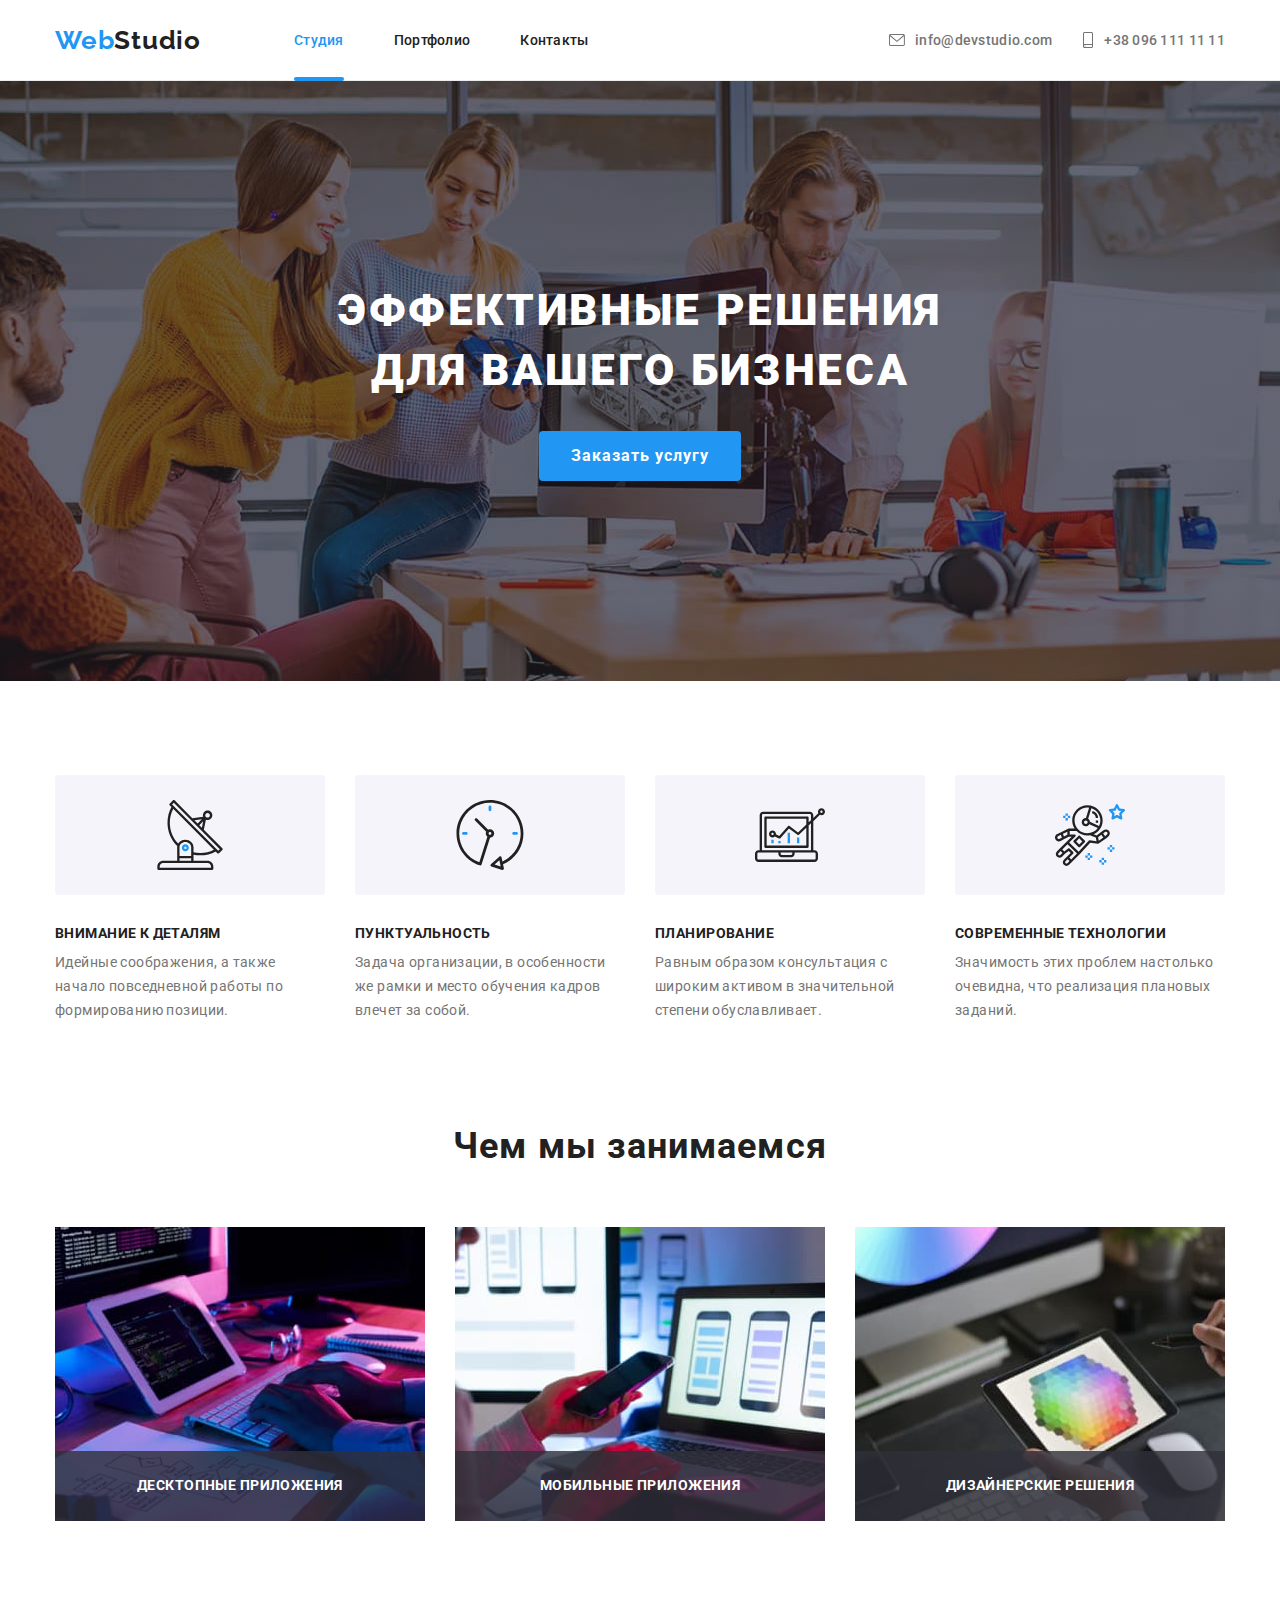
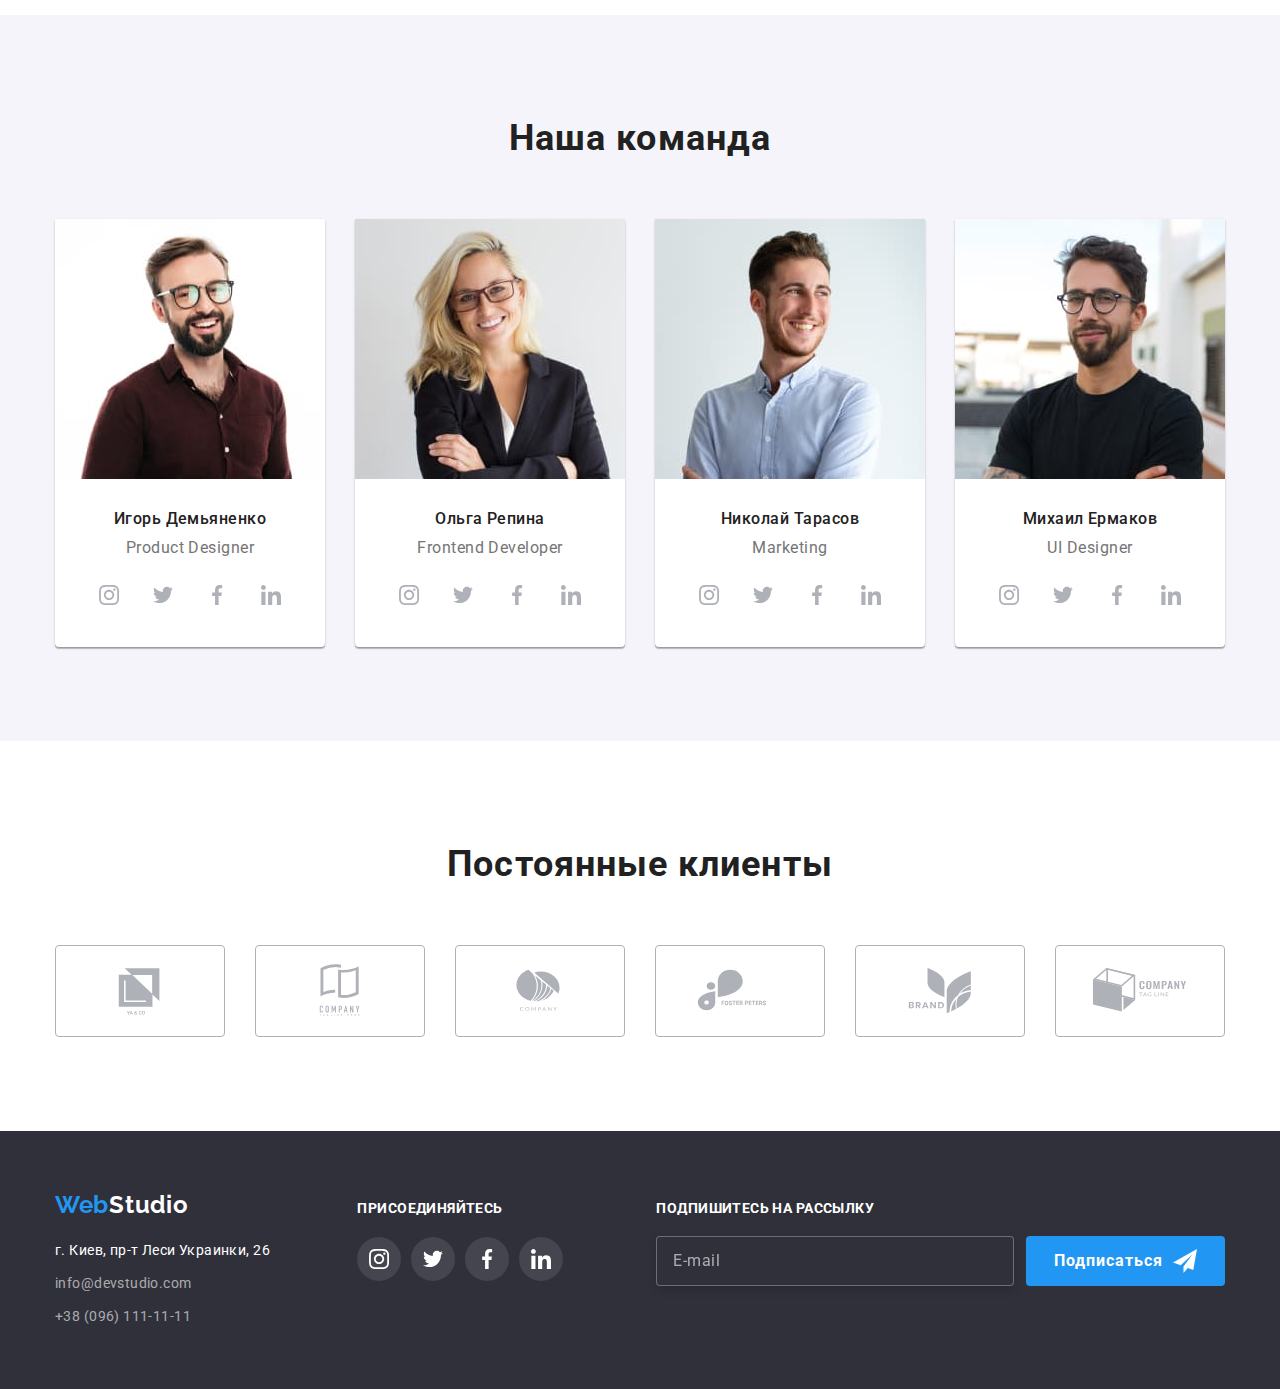
<file: index.html>
<!DOCTYPE html>
<html lang="ru">
  <head>
    <meta charset="UTF-8" />
    <meta http-equiv="X-UA-Compatible" content="IE=edge" />
    <meta name="viewport" content="width=device-width, initial-scale=1.0" />
    <title>Web Studio</title>
    <link rel="preconnect" href="https://fonts.googleapis.com" />
    <link rel="preconnect" href="https://fonts.gstatic.com" crossorigin />
    <link
      href="https://fonts.googleapis.com/css2?family=Raleway:wght@700&family=Roboto:wght@400;500;700;900&display=swap"
      rel="stylesheet"
    />

    <link rel="stylesheet" href="./css/main.min.css" />
  </head>

  <body>
    <header class="header">
      <div class="container header__container">
        <!-- Додав лого -->

        <a class="logo logo__header" href="./index.html"> Web<span class="logo__dark">Studio</span></a>
        <!-- Додав навігацію -->

        <button type="button" class="menu-button" aria-expanded="false" aria-controls="menu-container" data-menu-button>
          <svg width="40" height="40" aria-label="Переключатель мобильного меню">
            <use class="icon-cross" href="./images/svg/icons.svg#icon-cross"></use>
            <use class="icon-menu" href="./images/svg/icons.svg#icon-menu"></use>
          </svg>
        </button>

        <div class="menu-container" id="menu-container" data-menu>
          <nav class="nav">
            <ul class="site-nav">
              <li class="site-nav__item">
                <a href="./index.html" class="site-nav__link site-nav__link--current">Студия</a>
              </li>
              <li class="site-nav__item">
                <a href="./portfolio.html" class="site-nav__link">Портфолио</a>
              </li>
              <li class="site-nav__item"><a href="" class="site-nav__link">Контакты</a></li>
            </ul>
          </nav>

          <ul class="header-contacts">
            <li class="header-contacts__item">
              <a class="header-contacts__link" href="mailto:info@devstudio.com">
                <svg class="header-contacts__icon header-contacts__icon--mail">
                  <use href="./images/svg/symbol-defs.svg#icon-mail"></use>
                </svg>
                info@devstudio.com</a
              >
            </li>
            <li class="header-contacts__item">
              <a class="header-contacts__link" href="tel:+380961111111">
                <svg class="header-contacts__icon header-contacts__icon--phone">
                  <use href="./images/svg/symbol-defs.svg#icon-smartphone"></use>
                </svg>
                +38 096 111 11 11</a
              >
            </li>
          </ul>
          <ul class="header-socials">
            <li class="header-social__item">
              <a href="#" class="header-social__link">Instagram</a>
            </li>
            <li class="header-social__item">
              <a href="#" class="header-social__link">Twitter</a>
            </li>
            <li class="header-social__item">
              <a href="#" class="header-social__link">Facebook</a>
            </li>
            <li class="header-social__item">
              <a href="#" class="header-social__link">LinkedIn</a>
            </li>
          </ul>
        </div>
      </div>
    </header>
    <main>
      <!-- Блок герой -->
      <section class="hero">
        <div class="container">
          <h1 class="hero__title">
            Эффективные решения <br />
            для вашего бизнеса
          </h1>
          <button class="hero__btn" data-modal-open type="button">Заказать услугу</button>
        </div>

        <div class="backdrop is-hidden" data-modal>
          <div class="modal">
            <button class="modal-close__btn" data-modal-close>
              <svg width="11px" height="11px">
                <use href="./images/svg/symbol-defs.svg#icon-close"></use>
              </svg>
            </button>

            <form class="form">
              <b class="form__title">Оставьте свои данные, мы вам перезвоним</b>

              <ul class="form__list">
                <li class="form__item">
                  <label class="form__label" for="user-name">Имя</label>
                  <input class="form__input" type="text" name="name" id="user-name" />
                  <svg class="form__icon" width="18px" height="18px">
                    <use href="./images/svg/icons.svg#icon-user"></use>
                  </svg>
                </li>

                <li class="form__item">
                  <label class="form__label" for="user-tel">Телефон</label>
                  <input class="form__input" type="tel" name="tel" id="user-tel" />
                  <svg class="form__icon" width="18px" height="18px">
                    <use href="./images/svg/icons.svg#icon-tel"></use>
                  </svg>
                </li>

                <li class="form__item">
                  <label class="form__label" for="user-email">Почта</label>
                  <input class="form__input" type="email" name="email" id="user-email" />
                  <svg class="form__icon" width="18px" height="18px">
                    <use href="./images/svg/icons.svg#icon-email"></use>
                  </svg>
                </li>

                <li class="form__item">
                  <label class="form__label" for="user-coment">Коментарий</label>
                  <textarea
                    class="form__input form__input--big"
                    name="coment"
                    id="user-coment"
                    placeholder="Введите текст"
                  ></textarea>
                </li>
              </ul>

              <div class="form__checkbox">
                <label class="checkbox__label">
                  <input class="checkbox" type="checkbox" name="agree" />
                  <span class="checkbox__icon"></span>
                  Соглашаюсь с рассылкой и принимаю &nbsp;<a class="checkbox__link" href="#"> Условия договора</a>
                </label>
              </div>

              <button class="form__btn" type="submit">Отправить</button>
            </form>
          </div>
        </div>
      </section>

      <!-- Наші переваги -->
      <section class="section">
        <div class="container">
          <h2 class="visually-hidden">Преимущества студии</h2>

          <ul class="advantages">
            <li class="advantages__item">
              <div class="advantages__wrapper">
                <svg width="70" height="70">
                  <use href="./images/svg/symbol-defs.svg#icon-antenna"></use>
                </svg>
              </div>

              <h3 class="advantages__title">Внимание к деталям</h3>
              <p class="advantages__text">
                Идейные соображения, а также начало повседневной работы по формированию позиции.
              </p>
            </li>

            <li class="advantages__item">
              <div class="advantages__wrapper">
                <svg width="70" height="70">
                  <use href="./images/svg/symbol-defs.svg#icon-clock"></use>
                </svg>
              </div>

              <h3 class="advantages__title">Пунктуальность</h3>
              <p class="advantages__text">
                Задача организации, в особенности же рамки и место обучения кадров влечет за собой.
              </p>
            </li>
            <li class="advantages__item">
              <div class="advantages__wrapper">
                <svg width="70" height="70">
                  <use href="./images/svg/symbol-defs.svg#icon-diagram"></use>
                </svg>
              </div>

              <h3 class="advantages__title">Планирование</h3>
              <p class="advantages__text">
                Равным образом консультация с широким активом в значительной степени обуславливает.
              </p>
            </li>
            <li class="advantages__item">
              <div class="advantages__wrapper">
                <svg width="70" height="70">
                  <use href="./images/svg/symbol-defs.svg#icon-astronaut"></use>
                </svg>
              </div>
              <h3 class="advantages__title">Современные технологии</h3>
              <p class="advantages__text">
                Значимость этих проблем настолько очевидна, что реализация плановых заданий.
              </p>
            </li>
          </ul>
        </div>
      </section>

      <!-- Чим ми займаємось -->
      <section class="section section--no-padding-top">
        <div class="container">
          <h2 class="section__title">Чем мы занимаемся</h2>
          <ul class="work">
            <li class="work__item">
              <div class="work__wrapper">
                <img
                  class="work__img"
                  srcset="./images/studio/work/work-1.jpg 1x, ./images/studio/work/work-1@2x.jpg 2x"
                  src="./images/studio/work/work-1.jpg"
                  alt="Десктопные приложения"
                  width="370"
                />
                <p class="work__label">Десктопные приложения</p>
              </div>
            </li>
            <li class="work__item">
              <div class="work__wrapper">
                <img
                  class="work__img"
                  srcset="./images/studio/work/work-2.jpg 1x, ./images/studio/work/work-2@2x.jpg 2x"
                  src="./images/studio/work/work-2.jpg"
                  alt="Мобильные приложения"
                  width="370"
                />
                <p class="work__label">Мобильные приложения</p>
              </div>
            </li>
            <li class="work__item">
              <div class="work__wrapper">
                <img
                  class="work__img"
                  srcset="./images/studio/work/work-3.jpg 1x, ./images/studio/work/work-3@2x.jpg 2x"
                  src="./images/studio/work/work-3.jpg"
                  alt="Дизайнерские решения"
                  width="370"
                />
                <p class="work__label">Дизайнерские решения</p>
              </div>
            </li>
          </ul>
        </div>
      </section>

      <!-- Наша команда -->
      <section class="section section--gray-bg">
        <div class="container">
          <h2 class="section__title">Наша команда</h2>
          <ul class="team">
            <li class="team__item">
              <picture>
                <source
                  srcset="
                    ./images/studio/team/desktop-team/team-img1-370.jpg    1x,
                    ./images/studio/team/desktop-team/team-img1-370@2x.jpg 2x
                  "
                  type="image/jpg"
                  media="(min-width:1200px)"
                />
                <source
                  srcset="
                    ./images/studio/team/tablet-team/team-img1-354.jpg    1x,
                    ./images/studio/team/tablet-team/team-img1-354@2x.jpg 2x
                  "
                  type="image/jpg"
                  media="(min-width:768px)"
                />
                <source
                  srcset="
                    ./images/studio/team/mobile-team/team-img1-450.jpg    1x,
                    ./images/studio/team/mobile-team/team-img1-450@2x.jpg 2x
                  "
                  type="image/jpg"
                  media="(max-width:767px)"
                />
                <img
                  class="team__img"
                  src="./images/studio/team/mobile-team/team-img1-450.jpg"
                  alt="Игорь Демьяненко"
                />
              </picture>

              <div class="team__wrapper">
                <h3 class="team__title">Игорь Демьяненко</h3>
                <p class="team__text" lang="en">Product Designer</p>
                <ul class="social-list">
                  <li class="social-list__item">
                    <a
                      class="social-list__link"
                      href="#"
                      rel="noreferrer noopener"
                      target="_blank"
                      aria-label="Иконка Instagram"
                    >
                      <svg class="social-list__icon" width="20" height="20">
                        <use href="./images/svg/symbol-defs.svg#icon-instagram"></use>
                      </svg>
                    </a>
                  </li>
                  <li class="social-list__item">
                    <a
                      class="social-list__link"
                      href="#"
                      rel="noreferrer noopener"
                      target="_blank"
                      aria-label="Иконка Twitter"
                    >
                      <svg class="social-list__icon" width="20" height="20">
                        <use href="./images/svg/symbol-defs.svg#icon-twitter"></use></svg
                    ></a>
                  </li>
                  <li class="social-list__item">
                    <a
                      class="social-list__link"
                      href="#"
                      rel="noreferrer noopener"
                      target="_blank"
                      aria-label="Иконка Facebook"
                    >
                      <svg class="social-list__icon" width="20" height="20">
                        <use href="./images/svg/symbol-defs.svg#icon-facebook"></use></svg
                    ></a>
                  </li>
                  <li class="social-list__item">
                    <a
                      class="social-list__link"
                      href="#"
                      rel="noreferrer noopener"
                      target="_blank"
                      aria-label="Иконка Linkedin"
                    >
                      <svg class="social-list__icon" width="20" height="20">
                        <use href="./images/svg/symbol-defs.svg#icon-linkedin"></use></svg
                    ></a>
                  </li>
                </ul>
              </div>
            </li>
            <li class="team__item">
              <picture>
                <source
                  srcset="
                    ./images/studio/team/desktop-team/team-img2-370.jpg    1x,
                    ./images/studio/team/desktop-team/team-img2-370@2x.jpg 2x
                  "
                  type="image/jpg"
                  media="(min-width:1200px)"
                />
                <source
                  srcset="
                    ./images/studio/team/tablet-team/team-img2-354.jpg    1x,
                    ./images/studio/team/tablet-team/team-img2-354@2x.jpg 2x
                  "
                  type="image/jpg"
                  media="(min-width:768px)"
                />
                <source
                  srcset="
                    ./images/studio/team/mobile-team/team-img2-450.jpg    1x,
                    ./images/studio/team/mobile-team/team-img2-450@2x.jpg 2x
                  "
                  type="image/jpg"
                  media="(max-width:767px)"
                />
                <img class="team__img" src="./images/studio/team/mobile-team/team-img2-450.jpg" alt="Ольга Репина" />
              </picture>

              <div class="team__wrapper">
                <h3 class="team__title">Ольга Репина</h3>
                <p class="team__text" lang="en">Frontend Developer</p>
                <ul class="social-list">
                  <li class="social-list__item">
                    <a
                      class="social-list__link"
                      href="#"
                      rel="noreferrer noopener"
                      target="_blank"
                      aria-label="Иконка Instagram"
                    >
                      <svg class="social-list__icon" width="20" height="20">
                        <use href="./images/svg/symbol-defs.svg#icon-instagram"></use>
                      </svg>
                    </a>
                  </li>
                  <li class="social-list__item">
                    <a
                      class="social-list__link"
                      href="#"
                      rel="noreferrer noopener"
                      target="_blank"
                      aria-label="Иконка Twitter"
                    >
                      <svg class="social-list__icon" width="20" height="20">
                        <use href="./images/svg/symbol-defs.svg#icon-twitter"></use></svg
                    ></a>
                  </li>
                  <li class="social-list__item">
                    <a
                      class="social-list__link"
                      href="#"
                      rel="noreferrer noopener"
                      target="_blank"
                      aria-label="Иконка Facebook"
                    >
                      <svg class="social-list__icon" width="20" height="20">
                        <use href="./images/svg/symbol-defs.svg#icon-facebook"></use></svg
                    ></a>
                  </li>
                  <li class="social-list__item">
                    <a
                      class="social-list__link"
                      href="#"
                      rel="noreferrer noopener"
                      target="_blank"
                      aria-label="Иконка Linkedin"
                    >
                      <svg class="social-list__icon" width="20" height="20">
                        <use href="./images/svg/symbol-defs.svg#icon-linkedin"></use></svg
                    ></a>
                  </li>
                </ul>
              </div>
            </li>
            <li class="team__item">
              <picture>
                <source
                  srcset="
                    ./images/studio/team/desktop-team/team-img3-370.jpg    1x,
                    ./images/studio/team/desktop-team/team-img3-370@2x.jpg 2x
                  "
                  type="image/jpg"
                  media="(min-width:1200px)"
                />
                <source
                  srcset="
                    ./images/studio/team/tablet-team/team-img3-354.jpg    1x,
                    ./images/studio/team/tablet-team/team-img3-354@2x.jpg 2x
                  "
                  type="image/jpg"
                  media="(min-width:768px)"
                />
                <source
                  srcset="
                    ./images/studio/team/mobile-team/team-img3-450.jpg    1x,
                    ./images/studio/team/mobile-team/team-img3-450@2x.jpg 2x
                  "
                  type="image/jpg"
                  media="(max-width:767px)"
                />
                <img class="team__img" src="./images/studio/team/mobile-team/team-img3-450.jpg" alt="Николай Тарасов" />
              </picture>

              <div class="team__wrapper">
                <h3 class="team__title">Николай Тарасов</h3>
                <p class="team__text" lang="en">Marketing</p>
                <ul class="social-list">
                  <li class="social-list__item">
                    <a
                      class="social-list__link"
                      href="#"
                      rel="noreferrer noopener"
                      target="_blank"
                      aria-label="Иконка Instagram"
                    >
                      <svg class="social-list__icon" width="20" height="20">
                        <use href="./images/svg/symbol-defs.svg#icon-instagram"></use>
                      </svg>
                    </a>
                  </li>
                  <li class="social-list__item">
                    <a
                      class="social-list__link"
                      href="#"
                      rel="noreferrer noopener"
                      target="_blank"
                      aria-label="Иконка Twitter"
                    >
                      <svg class="social-list__icon" width="20" height="20">
                        <use href="./images/svg/symbol-defs.svg#icon-twitter"></use></svg
                    ></a>
                  </li>
                  <li class="social-list__item">
                    <a
                      class="social-list__link"
                      href="#"
                      rel="noreferrer noopener"
                      target="_blank"
                      aria-label="Иконка Facebook"
                    >
                      <svg class="social-list__icon" width="20" height="20">
                        <use href="./images/svg/symbol-defs.svg#icon-facebook"></use></svg
                    ></a>
                  </li>
                  <li class="social-list__item">
                    <a
                      class="social-list__link"
                      href="#"
                      rel="noreferrer noopener"
                      target="_blank"
                      aria-label="Иконка Linkedin"
                    >
                      <svg class="social-list__icon" width="20" height="20">
                        <use href="./images/svg/symbol-defs.svg#icon-linkedin"></use></svg
                    ></a>
                  </li>
                </ul>
              </div>
            </li>
            <li class="team__item">
              <picture>
                <source
                  srcset="
                    ./images/studio/team/desktop-team/team-img4-370.jpg    1x,
                    ./images/studio/team/desktop-team/team-img4-370@2x.jpg 2x
                  "
                  type="image/jpg"
                  media="(min-width:1200px)"
                />
                <source
                  srcset="
                    ./images/studio/team/tablet-team/team-img4-354.jpg    1x,
                    ./images/studio/team/tablet-team/team-img4-354@2x.jpg 2x
                  "
                  type="image/jpg"
                  media="(min-width:768px)"
                />
                <source
                  srcset="
                    ./images/studio/team/mobile-team/team-img4-450.jpg    1x,
                    ./images/studio/team/mobile-team/team-img4-450@2x.jpg 2x
                  "
                  type="image/jpg"
                  media="(max-width:767px)"
                />
                <img class="team__img" src="./images/studio/team/mobile-team/team-img4-450.jpg" alt="Михаил Ермаков" />
              </picture>

              <div class="team__wrapper">
                <h3 class="team__title">Михаил Ермаков</h3>
                <p class="team__text" lang="en">UI Designer</p>
                <ul class="social-list">
                  <li class="social-list__item">
                    <a
                      class="social-list__link"
                      href="#"
                      rel="noreferrer noopener"
                      target="_blank"
                      aria-label="Иконка Instagram"
                    >
                      <svg class="social-list__icon" width="20" height="20">
                        <use href="./images/svg/symbol-defs.svg#icon-instagram"></use>
                      </svg>
                    </a>
                  </li>
                  <li class="social-list__item">
                    <a
                      class="social-list__link"
                      href="#"
                      rel="noreferrer noopener"
                      target="_blank"
                      aria-label="Иконка Twitter"
                    >
                      <svg class="social-list__icon" width="20" height="20">
                        <use href="./images/svg/symbol-defs.svg#icon-twitter"></use></svg
                    ></a>
                  </li>
                  <li class="social-list__item">
                    <a
                      class="social-list__link"
                      href="#"
                      rel="noreferrer noopener"
                      target="_blank"
                      aria-label="Иконка Facebook"
                    >
                      <svg class="social-list__icon" width="20" height="20">
                        <use href="./images/svg/symbol-defs.svg#icon-facebook"></use></svg
                    ></a>
                  </li>
                  <li class="social-list__item">
                    <a
                      class="social-list__link"
                      href="#"
                      rel="noreferrer noopener"
                      target="_blank"
                      aria-label="Иконка Linkedin"
                    >
                      <svg class="social-list__icon" width="20" height="20">
                        <use href="./images/svg/symbol-defs.svg#icon-linkedin"></use></svg
                    ></a>
                  </li>
                </ul>
              </div>
            </li>
          </ul>
        </div>
      </section>

      <!-- Постійні клієнти -->
      <section class="section">
        <div class="container">
          <h2 class="section__title">Постоянные клиенты</h2>
          <ul class="clients">
            <li class="clients__item">
              <a class="client__link" href="#">
                <svg width="106" height="60">
                  <use href="./images/svg/symbol-defs.svg#icon-logo1"></use>
                </svg>
              </a>
            </li>
            <li class="clients__item">
              <a class="client__link" href="#"
                ><svg width="106" height="60">
                  <use href="./images/svg/symbol-defs.svg#icon-logo2"></use>
                </svg>
              </a>
            </li>
            <li class="clients__item">
              <a class="client__link" href="#">
                <svg width="106" height="60">
                  <use href="./images/svg/symbol-defs.svg#icon-logo3"></use>
                </svg>
              </a>
            </li>
            <li class="clients__item">
              <a class="client__link" href="#">
                <svg width="106" height="60">
                  <use href="./images/svg/symbol-defs.svg#icon-logo4"></use>
                </svg>
              </a>
            </li>
            <li class="clients__item">
              <a class="client__link" href="#">
                <svg width="106" height="60">
                  <use href="./images/svg/symbol-defs.svg#icon-logo5"></use>
                </svg>
              </a>
            </li>
            <li class="clients__item">
              <a class="client__link" href="#">
                <svg width="106" height="60">
                  <use href="./images/svg/symbol-defs.svg#icon-logo6"></use>
                </svg>
              </a>
            </li>
          </ul>
        </div>
      </section>
    </main>

    <!-- Футер -->
    <footer class="footer">
      <div class="container footer-flex">
        <div class="adress-wrapper">
          <a class="footer__logo" href="./index.html"> Web<span class="footer__logo--accent">Studio</span> </a>
          <address>
            <ul class="footer-contacts1 list">
              <li class="footer-contacts__item">
                <a
                  href="https://www.google.com/maps/place/%D0%B1%D1%83%D0%BB%D1%8C%D0%B2%D0%B0%D1%80+%D0%9B%D0%B5%D1%81%D1%96+%D0%A3%D0%BA%D1%80%D0%B0%D1%97%D0%BD%D0%BA%D0%B8,+26,+%D0%9A%D0%B8%D1%97%D0%B2,+02000/@50.4265807,30.5361971,17z/data=!4m5!3m4!1s0x40d4cf0e033ecbe9:0x57a4dffefec77da0!8m2!3d50.4265807!4d30.5383858"
                  class="footer-contact map"
                  >г. Киев, пр-т Леси Украинки, 26</a
                >
              </li>
              <li class="footer-contacts__item">
                <a class="footer-contact" href="mailto:info@devstudio.com">info@devstudio.com</a>
              </li>
              <li class="footer-contacts__item">
                <a class="footer-contact" href="tel:+80961111111">+38 (096) 111-11-11</a>
              </li>
            </ul>
          </address>
        </div>
        <div class="join-us">
          <b class="join-us__title">присоединяйтесь</b>
          <ul class="join-us__social-list">
            <li class="join-us__social-link">
              <a class="social-list__link" href="#">
                <svg class="social-list__icon--gray" width="20" height="20">
                  <use href="./images/svg/symbol-defs.svg#icon-instagram"></use></svg
              ></a>
            </li>
            <li class="join-us__social-link">
              <a class="social-list__link" href="#">
                <svg class="social-list__icon--gray" width="20" height="20">
                  <use href="./images/svg/symbol-defs.svg#icon-twitter"></use></svg
              ></a>
            </li>
            <li class="join-us__social-link">
              <a class="social-list__link" href="#">
                <svg class="social-list__icon--gray" width="20" height="20">
                  <use href="./images/svg/symbol-defs.svg#icon-facebook"></use></svg
              ></a>
            </li>
            <li class="join-us__social-link">
              <a class="social-list__link" href="#">
                <svg class="social-list__icon--gray" width="20" height="20">
                  <use href="./images/svg/symbol-defs.svg#icon-linkedin"></use></svg
              ></a>
            </li>
          </ul>
        </div>
        <div class="mailing">
          <b class="mailing-title">Подпишитесь на рассылку</b>

          <form class="footer-form">
            <input class="footer-form__input" type="email" name="email" id="footer-user-email" placeholder="E-mail" />
            <button class="footer-form__btn" type="submit">
              Подписаться
              <svg class="icon-send" width="24" height="24">
                <use href="./images/svg/icons.svg#icon-send"></use>
              </svg>
            </button>
          </form>
        </div>
      </div>
    </footer>

    <script src="./js/modal.js"></script>
    <script src="./js/mobile-menu.js"></script>
  </body>
</html>
</file>
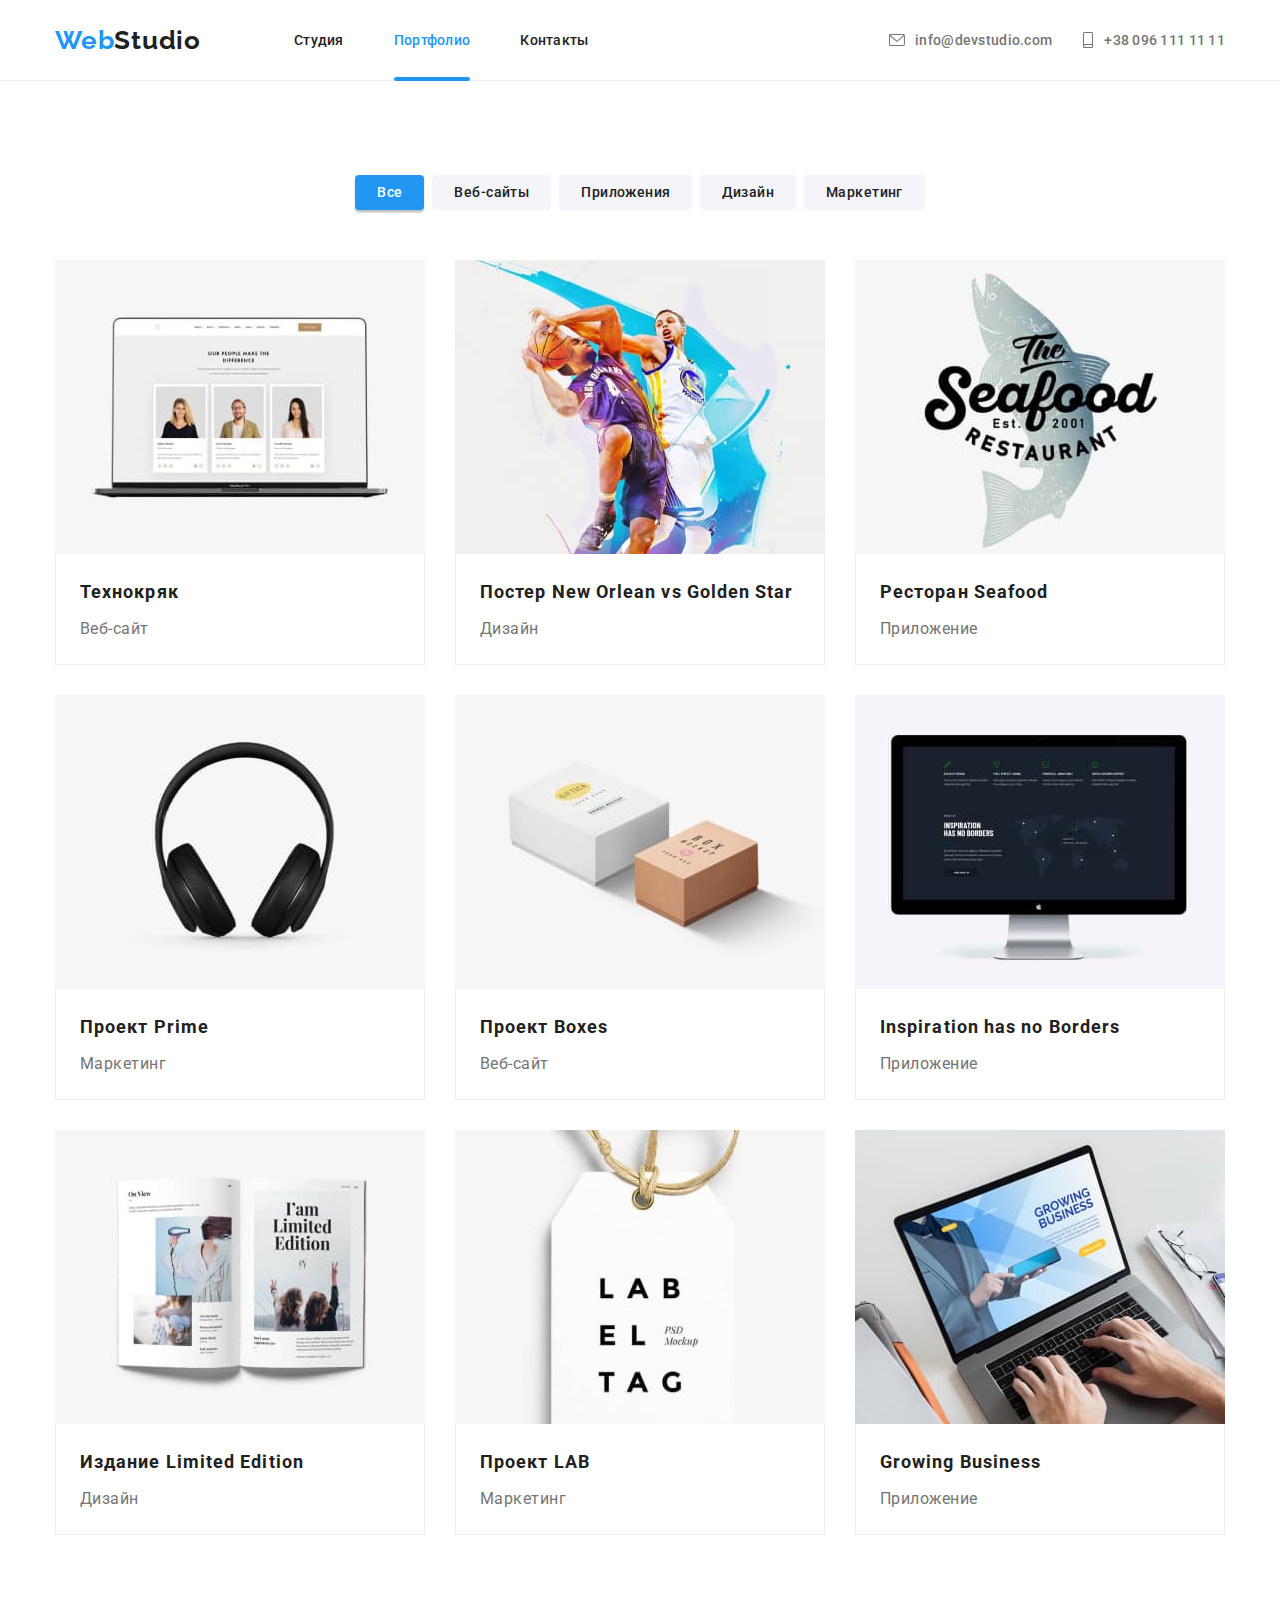
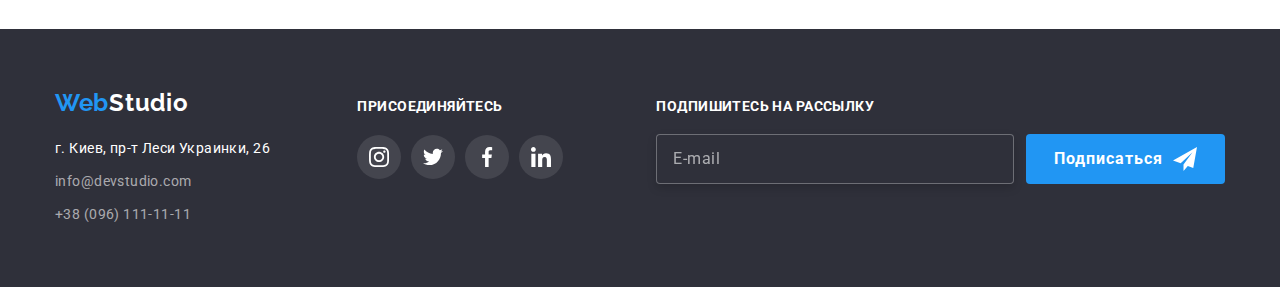
<file: portfolio.html>
<!DOCTYPE html>
<html lang="ru">
  <head>
    <meta charset="UTF-8" />
    <meta http-equiv="X-UA-Compatible" content="IE=edge" />
    <meta name="viewport" content="width=device-width, initial-scale=1.0" />
    <title>Portfolio</title>
    <link rel="preconnect" href="https://fonts.googleapis.com" />
    <link rel="preconnect" href="https://fonts.gstatic.com" crossorigin />
    <link
      href="https://fonts.googleapis.com/css2?family=Raleway:wght@700&family=Roboto:wght@400;500;700;900&display=swap"
      rel="stylesheet"
    />
    <link
      rel="stylesheet"
      href="https://cdnjs.cloudflare.com/ajax/libs/modern-normalize/1.1.0/modern-normalize.min.css"
    />
    <link rel="stylesheet" href="./css/main.min.css" />
  </head>
  <body>
    <header class="header">
      <div class="container header__container">
        <!-- Додав лого -->

        <a class="logo logo__header" href="./index.html"> Web<span class="logo__dark">Studio</span></a>
        <!-- Додав навігацію -->

        <button type="button" class="menu-button" aria-expanded="false" aria-controls="menu-container" data-menu-button>
          <svg width="40" height="40" aria-label="Переключатель мобильного меню">
            <use class="icon-cross" href="./images/svg/icons.svg#icon-cross"></use>
            <use class="icon-menu" href="./images/svg/icons.svg#icon-menu"></use>
          </svg>
        </button>

        <div class="menu-container" id="menu-container" data-menu>
          <nav class="nav">
            <ul class="site-nav">
              <li class="site-nav__item">
                <a href="./index.html" class="site-nav__link">Студия</a>
              </li>
              <li class="site-nav__item">
                <a href="./portfolio.html" class="site-nav__link site-nav__link--current">Портфолио</a>
              </li>
              <li class="site-nav__item"><a href="" class="site-nav__link">Контакты</a></li>
            </ul>
          </nav>

          <ul class="header-contacts">
            <li class="header-contacts__item">
              <a class="header-contacts__link" href="mailto:info@devstudio.com">
                <svg class="header-contacts__icon header-contacts__icon--mail">
                  <use href="./images/svg/symbol-defs.svg#icon-mail"></use>
                </svg>
                info@devstudio.com</a
              >
            </li>
            <li class="header-contacts__item">
              <a class="header-contacts__link" href="tel:+380961111111">
                <svg class="header-contacts__icon header-contacts__icon--phone">
                  <use href="./images/svg/symbol-defs.svg#icon-smartphone"></use>
                </svg>
                +38 096 111 11 11</a
              >
            </li>
          </ul>
          <ul class="header-socials">
            <li class="header-social__item">
              <a href="#" class="header-social__link">Instagram</a>
            </li>
            <li class="header-social__item">
              <a href="#" class="header-social__link">Twitter</a>
            </li>
            <li class="header-social__item">
              <a href="#" class="header-social__link">Facebook</a>
            </li>
            <li class="header-social__item">
              <a href="#" class="header-social__link">LinkedIn</a>
            </li>
          </ul>
        </div>
      </div>
    </header>

    <main>
      <!-- Портфоліо -->
      <section class="section">
        <div class="container">
          <h1 class="visually-hidden">Портфолио</h1>
          <ul class="filter__list">
            <li class="filter__item">
              <button class="filter__btn filter__btn--active" type="button">Все</button>
            </li>
            <li class="filter__item">
              <button class="filter__btn" type="button">Веб-сайты</button>
            </li>
            <li class="filter__item">
              <button class="filter__btn" type="button">Приложения</button>
            </li>
            <li class="filter__item"><button class="filter__btn" type="button">Дизайн</button></li>
            <li class="filter__item">
              <button class="filter__btn" type="button">Маркетинг</button>
            </li>
          </ul>

          <ul class="portfolio__list">
            <li class="portfolio__item">
              <a href="#" class="portfolio__link">
                <div class="overlay__box">
                  <picture>
                    <source
                      srcset="
                        ./images/portfolio/desktop-portfolio/portfolio-img1-370.jpg    1x,
                        ./images/portfolio/desktop-portfolio/portfolio-img1-370@2x.jpg 2x
                      "
                      type="image/jpg"
                      media="(min-width:1200px)"
                    />
                    <source
                      srcset="
                        ./images/portfolio/tablet-portfolio/portfolio-img1-354.jpg    1x,
                        ./images/portfolio/tablet-portfolio/portfolio-img1-354@2x.jpg 2x
                      "
                      type="image/jpg"
                      media="(min-width:768px)"
                    />
                    <source
                      srcset="
                        ./images/portfolio/mobile-portfolio/portfolio-img1-450.jpg    1x,
                        ./images/portfolio/mobile-portfolio/portfolio-img1-450@2x.jpg 2x
                      "
                      type="image/jpg"
                      media="(max-width:767px)"
                    />
                    <img
                      class="portfolio__img"
                      src="./images/portfolio/mobile-portfolio/portfolio-img1-450.jpg"
                      alt="Веб-сайт Технокряк"
                    />
                  </picture>
                  <div class="overlay">
                    <p class="overlay__text">
                      Ресурс предлагает комплексные предложения с разным уровнем функционала и сервисов. Все это
                      позволит посетителю получить исчерпывающие сведения о компании или частном лице.
                    </p>
                  </div>
                </div>
                <div class="portfolio__caption">
                  <h2 class="portfolio__subtitle">Технокряк</h2>
                  <p class="portfolio__text">Веб-сайт</p>
                </div>
              </a>
            </li>

            <li class="portfolio__item">
              <a href="#" class="portfolio__link">
                <div class="overlay__box">
                  <picture>
                    <source
                      srcset="
                        ./images/portfolio/desktop-portfolio/portfolio-img2-370.jpg    1x,
                        ./images/portfolio/desktop-portfolio/portfolio-img2-370@2x.jpg 2x
                      "
                      type="image/jpg"
                      media="(min-width:1200px)"
                    />
                    <source
                      srcset="
                        ./images/portfolio/tablet-portfolio/portfolio-img2-354.jpg    1x,
                        ./images/portfolio/tablet-portfolio/portfolio-img2-354@2x.jpg 2x
                      "
                      type="image/jpg"
                      media="(min-width:768px)"
                    />
                    <source
                      srcset="
                        ./images/portfolio/mobile-portfolio/portfolio-img2-450.jpg    1x,
                        ./images/portfolio/mobile-portfolio/portfolio-img2-450@2x.jpg 2x
                      "
                      type="image/jpg"
                      media="(max-width:767px)"
                    />
                    <img
                      class="portfolio__img"
                      src="./images/portfolio/mobile-portfolio/portfolio-img2-450.jpg"
                      alt="Дизайн Постера New Orlean vs Golden Star"
                    />
                  </picture>

                  <div class="overlay">
                    <p class="overlay__text">
                      Ресурс предлагает комплексные предложения с разным уровнем функционала и сервисов. Все это
                      позволит посетителю получить исчерпывающие сведения о компании или частном лице.
                    </p>
                  </div>
                </div>
                <div class="portfolio__caption">
                  <h2 class="portfolio__subtitle">Постер New Orlean vs Golden Star</h2>
                  <p class="portfolio__text">Дизайн</p>
                </div>
              </a>
            </li>

            <li class="portfolio__item">
              <a href="#" class="portfolio__link">
                <div class="overlay__box">
                  <picture>
                    <source
                      srcset="
                        ./images/portfolio/desktop-portfolio/portfolio-img3-370.jpg    1x,
                        ./images/portfolio/desktop-portfolio/portfolio-img3-370@2x.jpg 2x
                      "
                      type="image/jpg"
                      media="(min-width:1200px)"
                    />
                    <source
                      srcset="
                        ./images/portfolio/tablet-portfolio/portfolio-img3-354.jpg    1x,
                        ./images/portfolio/tablet-portfolio/portfolio-img3-354@2x.jpg 2x
                      "
                      type="image/jpg"
                      media="(min-width:768px)"
                    />
                    <source
                      srcset="
                        ./images/portfolio/mobile-portfolio/portfolio-img3-450.jpg    1x,
                        ./images/portfolio/mobile-portfolio/portfolio-img3-450@2x.jpg 2x
                      "
                      type="image/jpg"
                      media="(max-width:767px)"
                    />
                    <img
                      class="portfolio__img"
                      src="./images/portfolio/mobile-portfolio/portfolio-img3-450.jpg"
                      alt="Приложение Ресторана Seafood"
                    />
                  </picture>

                  <div class="overlay">
                    <p class="overlay__text">
                      Ресурс предлагает комплексные предложения с разным уровнем функционала и сервисов. Все это
                      позволит посетителю получить исчерпывающие сведения о компании или частном лице.
                    </p>
                  </div>
                </div>
                <div class="portfolio__caption">
                  <h2 class="portfolio__subtitle">Ресторан Seafood</h2>
                  <p class="portfolio__text">Приложение</p>
                </div>
              </a>
            </li>

            <li class="portfolio__item">
              <a href="#" class="portfolio__link">
                <div class="overlay__box">
                  <picture>
                    <source
                      srcset="
                        ./images/portfolio/desktop-portfolio/portfolio-img4-370.jpg    1x,
                        ./images/portfolio/desktop-portfolio/portfolio-img4-370@2x.jpg 2x
                      "
                      type="image/jpg"
                      media="(min-width:1200px)"
                    />
                    <source
                      srcset="
                        ./images/portfolio/tablet-portfolio/portfolio-img4-354.jpg    1x,
                        ./images/portfolio/tablet-portfolio/portfolio-img4-354@2x.jpg 2x
                      "
                      type="image/jpg"
                      media="(min-width:768px)"
                    />
                    <source
                      srcset="
                        ./images/portfolio/mobile-portfolio/portfolio-img4-450.jpg    1x,
                        ./images/portfolio/mobile-portfolio/portfolio-img4-450@2x.jpg 2x
                      "
                      type="image/jpg"
                      media="(max-width:767px)"
                    />
                    <img
                      class="portfolio__img"
                      src="./images/portfolio/mobile-portfolio/portfolio-img4-450.jpg"
                      alt="Маркетинг Проекта Prime"
                    />
                  </picture>

                  <div class="overlay">
                    <p class="overlay__text">
                      Ресурс предлагает комплексные предложения с разным уровнем функционала и сервисов. Все это
                      позволит посетителю получить исчерпывающие сведения о компании или частном лице.
                    </p>
                  </div>
                </div>
                <div class="portfolio__caption">
                  <h2 class="portfolio__subtitle">Проект Prime</h2>
                  <p class="portfolio__text">Маркетинг</p>
                </div>
              </a>
            </li>

            <li class="portfolio__item">
              <a href="#" class="portfolio__link">
                <div class="overlay__box">
                  <picture>
                    <source
                      srcset="
                        ./images/portfolio/desktop-portfolio/portfolio-img5-370.jpg    1x,
                        ./images/portfolio/desktop-portfolio/portfolio-img5-370@2x.jpg 2x
                      "
                      type="image/jpg"
                      media="(min-width:1200px)"
                    />
                    <source
                      srcset="
                        ./images/portfolio/tablet-portfolio/portfolio-img5-354.jpg    1x,
                        ./images/portfolio/tablet-portfolio/portfolio-img5-354@2x.jpg 2x
                      "
                      type="image/jpg"
                      media="(min-width:768px)"
                    />
                    <source
                      srcset="
                        ./images/portfolio/mobile-portfolio/portfolio-img5-450.jpg    1x,
                        ./images/portfolio/mobile-portfolio/portfolio-img5-450@2x.jpg 2x
                      "
                      type="image/jpg"
                      media="(max-width:767px)"
                    />
                    <img
                      class="portfolio__img"
                      src="./images/portfolio/mobile-portfolio/portfolio-img5-450.jpg"
                      alt="Веб-сайт Проекта Boxes"
                    />
                  </picture>

                  <div class="overlay">
                    <p class="overlay__text">
                      Ресурс предлагает комплексные предложения с разным уровнем функционала и сервисов. Все это
                      позволит посетителю получить исчерпывающие сведения о компании или частном лице.
                    </p>
                  </div>
                </div>
                <div class="portfolio__caption">
                  <h2 class="portfolio__subtitle">Проект Boxes</h2>
                  <p class="portfolio__text">Веб-сайт</p>
                </div>
              </a>
            </li>

            <li class="portfolio__item">
              <a href="#" class="portfolio__link">
                <div class="overlay__box">
                  <picture>
                    <source
                      srcset="
                        ./images/portfolio/desktop-portfolio/portfolio-img6-370.jpg    1x,
                        ./images/portfolio/desktop-portfolio/portfolio-img6-370@2x.jpg 2x
                      "
                      type="image/jpg"
                      media="(min-width:1200px)"
                    />

                    <source
                      srcset="
                        ./images/portfolio/tablet-portfolio/portfolio-img6-354.jpg    1x,
                        ./images/portfolio/tablet-portfolio/portfolio-img6-354@2x.jpg 2x
                      "
                      type="image/jpg"
                      media="(min-width:768px)"
                    />
                    <source
                      srcset="
                        ./images/portfolio/mobile-portfolio/portfolio-img6-450.jpg    1x,
                        ./images/portfolio/mobile-portfolio/portfolio-img6-450@2x.jpg 2x
                      "
                      type="image/jpg"
                      media="(max-width:767px)"
                    />
                    <img
                      class="portfolio__img"
                      src="./images/portfolio/mobile-portfolio/portfolio-img6-450.jpg"
                      alt="Приложение Inspiration has no Borders"
                    />
                  </picture>

                  <div class="overlay">
                    <p class="overlay__text">
                      Ресурс предлагает комплексные предложения с разным уровнем функционала и сервисов. Все это
                      позволит посетителю получить исчерпывающие сведения о компании или частном лице.
                    </p>
                  </div>
                </div>
                <div class="portfolio__caption">
                  <h2 class="portfolio__subtitle">Inspiration has no Borders</h2>
                  <p class="portfolio__text">Приложение</p>
                </div>
              </a>
            </li>

            <li class="portfolio__item">
              <a href="#" class="portfolio__link">
                <div class="overlay__box">
                  <picture>
                    <source
                      srcset="
                        ./images/portfolio/desktop-portfolio/portfolio-img7-370.jpg    1x,
                        ./images/portfolio/desktop-portfolio/portfolio-img7-370@2x.jpg 2x
                      "
                      type="image/jpg"
                      media="(min-width:1200px)"
                    />

                    <source
                      srcset="
                        ./images/portfolio/tablet-portfolio/portfolio-img7-354.jpg    1x,
                        ./images/portfolio/tablet-portfolio/portfolio-img7-354@2x.jpg 2x
                      "
                      type="image/jpg"
                      media="(min-width:768px)"
                    />
                    <source
                      srcset="
                        ./images/portfolio/mobile-portfolio/portfolio-img7-450.jpg    1x,
                        ./images/portfolio/mobile-portfolio/portfolio-img7-450@2x.jpg 2x
                      "
                      type="image/jpg"
                      media="(max-width:767px)"
                    />
                    <img
                      class="portfolio__img"
                      src="./images/portfolio/mobile-portfolio/portfolio-img7-450.jpg"
                      alt="Дизайн Издания Limited Edition"
                    />
                  </picture>

                  <div class="overlay">
                    <p class="overlay__text">
                      Ресурс предлагает комплексные предложения с разным уровнем функционала и сервисов. Все это
                      позволит посетителю получить исчерпывающие сведения о компании или частном лице.
                    </p>
                  </div>
                </div>
                <div class="portfolio__caption">
                  <h2 class="portfolio__subtitle">Издание Limited Edition</h2>
                  <p class="portfolio__text">Дизайн</p>
                </div>
              </a>
            </li>

            <li class="portfolio__item">
              <a href="#" class="portfolio__link">
                <div class="overlay__box">
                  <picture>
                    <source
                      srcset="
                        ./images/portfolio/desktop-portfolio/portfolio-img8-370.jpg    1x,
                        ./images/portfolio/desktop-portfolio/portfolio-img8-370@2x.jpg 2x
                      "
                      type="image/jpg"
                      media="(min-width:1200px)"
                    />

                    <source
                      srcset="
                        ./images/portfolio/tablet-portfolio/portfolio-img8-354.jpg    1x,
                        ./images/portfolio/tablet-portfolio/portfolio-img8-354@2x.jpg 2x
                      "
                      type="image/jpg"
                      media="(min-width:768px)"
                    />
                    <source
                      srcset="
                        ./images/portfolio/mobile-portfolio/portfolio-img8-450.jpg    1x,
                        ./images/portfolio/mobile-portfolio/portfolio-img8-450@2x.jpg 2x
                      "
                      type="image/jpg"
                      media="(max-width:767px)"
                    />
                    <img
                      class="portfolio__img"
                      src="./images/portfolio/mobile-portfolio/portfolio-img8-450.jpg"
                      alt="Маркетинг Проекта LAB"
                    />
                  </picture>

                  <div class="overlay">
                    <p class="overlay__text">
                      Ресурс предлагает комплексные предложения с разным уровнем функционала и сервисов. Все это
                      позволит посетителю получить исчерпывающие сведения о компании или частном лице.
                    </p>
                  </div>
                </div>
                <div class="portfolio__caption">
                  <h2 class="portfolio__subtitle">Проект LAB</h2>
                  <p class="portfolio__text">Маркетинг</p>
                </div>
              </a>
            </li>

            <li class="portfolio__item">
              <a href="#" class="portfolio__link">
                <div class="overlay__box">
                  <picture>
                    <source
                      srcset="
                        ./images/portfolio/desktop-portfolio/portfolio-img9-370.jpg    1x,
                        ./images/portfolio/desktop-portfolio/portfolio-img9-370@2x.jpg 2x
                      "
                      type="image/jpg"
                      media="(min-width:1200px)"
                    />
                    <source
                      srcset="
                        ./images/portfolio/tablet-portfolio/portfolio-img9-354.jpg    1x,
                        ./images/portfolio/tablet-portfolio/portfolio-img9-354@2x.jpg 2x
                      "
                      type="image/jpg"
                      media="(min-width:768px)"
                    />
                    <source
                      srcset="
                        ./images/portfolio/mobile-portfolio/portfolio-img9-450.jpg    1x,
                        ./images/portfolio/mobile-portfolio/portfolio-img9-450@2x.jpg 2x
                      "
                      type="image/jpg"
                      media="(max-width:767px)"
                    />
                    <img
                      class="portfolio__img"
                      src="./images/portfolio/mobile-portfolio/portfolio-img9-450.jpg"
                      alt="Приложение Growing Business"
                    />
                  </picture>

                  <div class="overlay">
                    <p class="overlay__text">
                      Ресурс предлагает комплексные предложения с разным уровнем функционала и сервисов. Все это
                      позволит посетителю получить исчерпывающие сведения о компании или частном лице.
                    </p>
                  </div>
                </div>
                <div class="portfolio__caption">
                  <h2 class="portfolio__subtitle">Growing Business</h2>
                  <p class="portfolio__text">Приложение</p>
                </div>
              </a>
            </li>
          </ul>
        </div>
      </section>
    </main>

    <!-- Футер -->
    <footer class="footer">
      <div class="container footer-flex">
        <div class="adress-wrapper">
          <a class="footer__logo" href="./index.html"> Web<span class="footer__logo--accent">Studio</span> </a>
          <address>
            <ul class="footer-contacts1 list">
              <li class="footer-contacts__item">
                <a
                  href="https://www.google.com/maps/place/%D0%B1%D1%83%D0%BB%D1%8C%D0%B2%D0%B0%D1%80+%D0%9B%D0%B5%D1%81%D1%96+%D0%A3%D0%BA%D1%80%D0%B0%D1%97%D0%BD%D0%BA%D0%B8,+26,+%D0%9A%D0%B8%D1%97%D0%B2,+02000/@50.4265807,30.5361971,17z/data=!4m5!3m4!1s0x40d4cf0e033ecbe9:0x57a4dffefec77da0!8m2!3d50.4265807!4d30.5383858"
                  class="footer-contact map"
                  >г. Киев, пр-т Леси Украинки, 26</a
                >
              </li>
              <li class="footer-contacts__item">
                <a class="footer-contact" href="mailto:info@devstudio.com">info@devstudio.com</a>
              </li>
              <li class="footer-contacts__item">
                <a class="footer-contact" href="tel:+80961111111">+38 (096) 111-11-11</a>
              </li>
            </ul>
          </address>
        </div>
        <div class="join-us">
          <b class="join-us__title">присоединяйтесь</b>
          <ul class="join-us__social-list">
            <li class="join-us__social-link">
              <a class="social-list__link" href="#">
                <svg class="social-list__icon--gray" width="20" height="20">
                  <use href="./images/svg/symbol-defs.svg#icon-instagram"></use></svg
              ></a>
            </li>
            <li class="join-us__social-link">
              <a class="social-list__link" href="#">
                <svg class="social-list__icon--gray" width="20" height="20">
                  <use href="./images/svg/symbol-defs.svg#icon-twitter"></use></svg
              ></a>
            </li>
            <li class="join-us__social-link">
              <a class="social-list__link" href="#">
                <svg class="social-list__icon--gray" width="20" height="20">
                  <use href="./images/svg/symbol-defs.svg#icon-facebook"></use></svg
              ></a>
            </li>
            <li class="join-us__social-link">
              <a class="social-list__link" href="#">
                <svg class="social-list__icon--gray" width="20" height="20">
                  <use href="./images/svg/symbol-defs.svg#icon-linkedin"></use></svg
              ></a>
            </li>
          </ul>
        </div>
        <div class="mailing">
          <b class="mailing-title">Подпишитесь на рассылку</b>

          <form class="footer-form">
            <input class="footer-form__input" type="email" name="email" id="footer-user-email" placeholder="E-mail" />
            <button class="footer-form__btn" type="submit">
              Подписаться
              <svg class="icon-send" width="24" height="24">
                <use href="./images/svg/icons.svg#icon-send"></use>
              </svg>
            </button>
          </form>
        </div>
      </div>
    </footer>
    <script src="./js/mobile-menu.js"></script>
  </body>
</html>
</file>
<file: css/main.min.css>
/*! modern-normalize v1.1.0 | MIT License | https://github.com/sindresorhus/modern-normalize */*,::before,::after{-webkit-box-sizing:border-box;box-sizing:border-box}html{line-height:1.15;-webkit-text-size-adjust:100%;-moz-tab-size:4;-o-tab-size:4;tab-size:4}body{margin:0;font-family:system-ui,-apple-system,"Segoe UI",Roboto,Helvetica,Arial,sans-serif,"Apple Color Emoji","Segoe UI Emoji"}hr{height:0;color:inherit}abbr[title]{-webkit-text-decoration:underline dotted;text-decoration:underline dotted}b,strong{font-weight:bolder}code,kbd,samp,pre{font-family:ui-monospace,SFMono-Regular,Consolas,"Liberation Mono",Menlo,monospace;font-size:1em}small{font-size:80%}sub,sup{font-size:75%;line-height:0;position:relative;vertical-align:baseline}sub{bottom:-0.25em}sup{top:-0.5em}table{text-indent:0;border-color:inherit}button,input,optgroup,select,textarea{font-family:inherit;font-size:100%;line-height:1.15;margin:0}button,select{text-transform:none}button,[type=button],[type=reset],[type=submit]{-webkit-appearance:button}::-moz-focus-inner{border-style:none;padding:0}:-moz-focusring{outline:1px dotted ButtonText}:-moz-ui-invalid{box-shadow:none}legend{padding:0}progress{vertical-align:baseline}::-webkit-inner-spin-button,::-webkit-outer-spin-button{height:auto}[type=search]{-webkit-appearance:textfield;outline-offset:-2px}::-webkit-search-decoration{-webkit-appearance:none}::-webkit-file-upload-button{-webkit-appearance:button;font:inherit}summary{display:list-item}h1,h2,h3,p,ul{margin:0;padding:0}ul{list-style:none}a{text-decoration:none}.visually-hidden{position:absolute;width:1px;height:1px;margin:-1px;border:0;padding:0;clip:rect(0 0 0 0);overflow:hidden}.section{padding-top:60px;padding-bottom:60px}@media screen and (min-width: 1200px){.section{padding-top:94px;padding-bottom:94px}}@media screen and (max-width: 1199px){.section--no-padding-top{display:none}}@media screen and (min-width: 1200px){.section--no-padding-top{padding-top:0}}.section__title{margin-top:0;margin-bottom:30px;font-size:28px;font-weight:700;line-height:1.178;letter-spacing:.03em;text-align:center}@media screen and (min-width: 1200px){.section__title{font-size:36px;line-height:1.666;margin-bottom:50px}}body{font-family:"Roboto",sans-serif,sans-serif;color:#212121}.container{margin:0 auto;padding-left:15px;padding-right:15px}@media screen and (min-width: 480px){.container{max-width:480px}}@media screen and (min-width: 768px){.container{max-width:768px}}@media screen and (min-width: 1200px){.container{max-width:1200px}}.header{border-bottom:1px solid #ececec}.header__container{display:-webkit-box;display:-ms-flexbox;display:flex;-webkit-box-align:center;-ms-flex-align:center;align-items:center;-webkit-box-pack:justify;-ms-flex-pack:justify;justify-content:space-between}.logo{color:#2196f3;font-family:"Raleway",sans-serif,sans-serif;font-size:24px;font-weight:700;line-height:1.166;letter-spacing:.03em;text-decoration:none}@media screen and (min-width: 1200px){.logo{font-size:26px;line-height:1.192}}@media screen and (min-width: 768px){.logo__header{margin-right:88px}}@media screen and (min-width: 1200px){.logo__header{margin-right:93px}}.logo__dark{color:#212121}.menu-button{display:-webkit-inline-box;display:-ms-inline-flexbox;display:inline-flex;background-color:rgba(0,0,0,0);border:none;margin:0;padding:0;z-index:20}.menu-button:hover,.menu-button:focus{fill:#2196f3}@media screen and (min-width: 767px){.menu-button{display:none}}.menu-button .icon-cross{display:none}.menu-button.is-open .icon-cross{display:block}.menu-button.is-open .icon-menu{display:none}.menu-container.is-open{display:block}@media screen and (max-width: 767px){.menu-container{display:none;position:absolute;top:0;left:0;padding:48px 40px;width:480px;height:796px;background-color:#fff;z-index:10}}@media screen and (min-width: 768px){.menu-container{display:-webkit-box;display:-ms-flexbox;display:flex;-webkit-box-flex:1;-ms-flex-positive:1;flex-grow:1;-webkit-box-pack:justify;-ms-flex-pack:justify;justify-content:space-between;-webkit-box-align:center;-ms-flex-align:center;align-items:center}}@media screen and (max-width: 767px){.nav{margin-bottom:302px}}@media screen and (min-width: 768px){.site-nav{display:-webkit-box;display:-ms-flexbox;display:flex}}@media screen and (max-width: 767px){.site-nav__item:not(:last-child){margin-bottom:32px}}@media screen and (min-width: 768px){.site-nav__item:not(:last-child){margin-right:50px}}.site-nav__link{font-weight:500;font-size:40px;line-height:1.175;letter-spacing:.02em;-webkit-transition:color 250ms cubic-bezier(0.4, 0, 0.2, 1);transition:color 250ms cubic-bezier(0.4, 0, 0.2, 1);color:#212121}.site-nav__link:hover,.site-nav__link:focus{color:#2196f3}@media screen and (min-width: 768px){.site-nav__link{position:relative;display:block;padding-top:32px;padding-bottom:32px;font-size:14px;line-height:1.142}}.site-nav__link--current{color:#2196f3}@media screen and (min-width: 768px){.site-nav__link--current::after{content:"";position:absolute;bottom:-1px;left:0;height:4px;width:100%;background:#2196f3;border-radius:2px}}@media screen and (min-width: 768px){.header-contacts{display:block}}@media screen and (min-width: 1200px){.header-contacts{display:-webkit-box;display:-ms-flexbox;display:flex;-webkit-box-align:center;-ms-flex-align:center;align-items:center}}.header-contacts__item:not(:last-child){margin-bottom:32px}@media screen and (min-width: 768px){.header-contacts__item:not(:last-child){margin-bottom:10px}}@media screen and (min-width: 1200px){.header-contacts__item:not(:last-child){margin-right:30px;margin-bottom:0}}.header-contacts__link{display:-webkit-box;display:-ms-flexbox;display:flex;-webkit-box-align:center;-ms-flex-align:center;align-items:center;color:#757575;font-size:34px;font-weight:500;line-height:1.142;letter-spacing:.02em;-webkit-transition:color 250ms cubic-bezier(0.4, 0, 0.2, 1);transition:color 250ms cubic-bezier(0.4, 0, 0.2, 1)}.header-contacts__link:hover,.header-contacts__link:focus{color:#2196f3}@media screen and (min-width: 768px){.header-contacts__link{font-size:12px;line-height:1.166}}@media screen and (min-width: 768px){.header-contacts__link{font-size:14px;line-height:1.142}}.header-contacts__icon{fill:currentColor}@media screen and (max-width: 767px){.header-contacts__icon{display:none}}@media screen and (min-width: 768px){.header-contacts__icon--mail{width:14px;height:10px;margin-right:8px}}@media screen and (min-width: 1199px){.header-contacts__icon--mail{width:16px;height:12px;margin-right:10px}}@media screen and (min-width: 768px){.header-contacts__icon--phone{width:10px;height:14px;margin-right:8px}}@media screen and (min-width: 1199px){.header-contacts__icon--phone{width:12px;height:16px;margin-right:10px}}.header-socials{display:-webkit-box;display:-ms-flexbox;display:flex;margin-top:64px}@media screen and (min-width: 767px){.header-socials{display:none}}.header-social__item:not(:last-child){position:relative;margin-right:20px}.header-social__item:not(:last-child)::after{content:"";position:absolute;bottom:10px;height:1px;width:22px;background:#757575;-webkit-transform:rotate(90deg);transform:rotate(90deg)}.header-social__link{font-weight:500;font-size:18px;line-height:1.22px;letter-spacing:.02em;color:#2196f3}.hero{padding-top:118px;padding-bottom:118px;margin-left:auto;margin-right:auto;max-width:1600px;text-align:center;background-repeat:no-repeat;background-size:cover;background-position:center}@media screen and (max-width: 480px){.hero{background-image:-webkit-gradient(linear, left top, left bottom, from(rgba(47, 48, 58, 0.4)), to(rgba(47, 48, 58, 0.4))),url(../images/studio/hero/mobile-hero/mobile-hero.jpg);background-image:linear-gradient(rgba(47, 48, 58, 0.4), rgba(47, 48, 58, 0.4)),url(../images/studio/hero/mobile-hero/mobile-hero.jpg)}}@media screen and (max-width: 480px)and (min-device-pixel-ratio: 2),screen and (max-width: 480px)and (-webkit-min-device-pixel-ratio: 2),screen and (max-width: 480px)and (min-resolution: 192dpi),screen and (max-width: 480px)and (min-resolution: 2dppx){.hero{background-image:-webkit-gradient(linear, left top, left bottom, from(rgba(47, 48, 58, 0.4)), to(rgba(47, 48, 58, 0.4))),url(../images/studio/hero/mobile-hero/mobile-hero@2x.jpg);background-image:linear-gradient(rgba(47, 48, 58, 0.4), rgba(47, 48, 58, 0.4)),url(../images/studio/hero/mobile-hero/mobile-hero@2x.jpg)}}@media screen and (min-width: 481px){.hero{background-image:-webkit-gradient(linear, left top, left bottom, from(rgba(47, 48, 58, 0.4)), to(rgba(47, 48, 58, 0.4))),url(../images/studio/hero/tablet-hero/tablet-hero.jpg);background-image:linear-gradient(rgba(47, 48, 58, 0.4), rgba(47, 48, 58, 0.4)),url(../images/studio/hero/tablet-hero/tablet-hero.jpg)}}@media screen and (min-width: 481px)and (min-device-pixel-ratio: 2),screen and (min-width: 481px)and (-webkit-min-device-pixel-ratio: 2),screen and (min-width: 481px)and (min-resolution: 192dpi),screen and (min-width: 481px)and (min-resolution: 2dppx){.hero{background-image:-webkit-gradient(linear, left top, left bottom, from(rgba(47, 48, 58, 0.4)), to(rgba(47, 48, 58, 0.4))),url(../images/studio/hero/tablet-hero/tablet-hero@2x.jpg);background-image:linear-gradient(rgba(47, 48, 58, 0.4), rgba(47, 48, 58, 0.4)),url(../images/studio/hero/tablet-hero/tablet-hero@2x.jpg)}}@media screen and (min-width: 1200px){.hero{padding-top:200px;padding-bottom:200px;background-image:-webkit-gradient(linear, left top, left bottom, from(rgba(47, 48, 58, 0.4)), to(rgba(47, 48, 58, 0.4))),url(../images/studio/hero/desktop-hero/desktop-hero.jpg);background-image:linear-gradient(rgba(47, 48, 58, 0.4), rgba(47, 48, 58, 0.4)),url(../images/studio/hero/desktop-hero/desktop-hero.jpg)}}@media screen and (min-width: 1200px)and (min-device-pixel-ratio: 2),screen and (min-width: 1200px)and (-webkit-min-device-pixel-ratio: 2),screen and (min-width: 1200px)and (min-resolution: 192dpi),screen and (min-width: 1200px)and (min-resolution: 2dppx){.hero{background-image:-webkit-gradient(linear, left top, left bottom, from(rgba(47, 48, 58, 0.4)), to(rgba(47, 48, 58, 0.4))),url(../images/studio/hero/desktop-hero/desktop-hero@2x.jpg);background-image:linear-gradient(rgba(47, 48, 58, 0.4), rgba(47, 48, 58, 0.4)),url(../images/studio/hero/desktop-hero/desktop-hero@2x.jpg)}}.hero__title{margin-top:0;margin-bottom:30px;color:#fff;font-size:26px;font-weight:900;text-transform:uppercase;letter-spacing:.06em;text-align:center;line-height:1.62}@media screen and (min-width: 1200px){.hero__title{font-size:44px;line-height:1.363}}.hero__btn{margin-left:auto;margin-right:auto;padding:10px 32px;color:#fff;background-color:#2196f3;font-size:16px;font-weight:700;line-height:1.875;letter-spacing:.06em;border:rgba(0,0,0,0);cursor:pointer;border-radius:4px;-webkit-transition:background-color 250ms cubic-bezier(0.4, 0, 0.2, 1);transition:background-color 250ms cubic-bezier(0.4, 0, 0.2, 1)}.hero__btn:hover{background-color:#188ce8}.backdrop{position:fixed;top:0;left:0;padding:93px 15px;width:100%;height:100%;background-color:rgba(0,0,0,.2);opacity:1;z-index:10;overflow-y:scroll;-webkit-transition:opacity 250ms cubic-bezier(0.4, 0, 0.2, 1);transition:opacity 250ms cubic-bezier(0.4, 0, 0.2, 1)}@media screen and (min-width: 768px){.backdrop{padding:208px 159px}}@media screen and (min-width: 1200px){.backdrop{padding:0}}.is-hidden{opacity:0;pointer-events:none}.backdrop.is-hidden .modal{-webkit-transform:scale(0.8);transform:scale(0.8)}@media screen and (min-width: 768px){.backdrop.is-hidden .modal{-webkit-transform:translate(-50%, -50%) scale(0.8);transform:translate(-50%, -50%) scale(0.8)}}@media screen and (min-width: 1200px){.backdrop.is-hidden .modal{-webkit-transform:translate(-50%, -50%) scale(0.8);transform:translate(-50%, -50%) scale(0.8)}}.modal{position:relative;padding:40px;margin:0 auto;min-height:609px;background:#fff;-webkit-box-shadow:0px 1px 3px rgba(0,0,0,.12),0px 1px 1px rgba(0,0,0,.14),0px 2px 1px rgba(0,0,0,.2);box-shadow:0px 1px 3px rgba(0,0,0,.12),0px 1px 1px rgba(0,0,0,.14),0px 2px 1px rgba(0,0,0,.2);border-radius:4px;-webkit-transition:-webkit-transform 250ms cubic-bezier(0.4, 0, 0.2, 1);transition:-webkit-transform 250ms cubic-bezier(0.4, 0, 0.2, 1);transition:transform 250ms cubic-bezier(0.4, 0, 0.2, 1);transition:transform 250ms cubic-bezier(0.4, 0, 0.2, 1), -webkit-transform 250ms cubic-bezier(0.4, 0, 0.2, 1)}@media screen and (min-width: 480px){.modal{max-width:450px}}@media screen and (min-width: 768px){.modal{position:absolute;left:50%;top:50%;-webkit-transform:translate(-50%, -50%) scale(1);transform:translate(-50%, -50%) scale(1);max-width:450px}}@media screen and (min-width: 1200px){.modal{position:absolute;left:50%;top:50%;-webkit-transform:translate(-50%, -50%) scale(1);transform:translate(-50%, -50%) scale(1);max-width:528px}}.modal-close__btn{position:absolute;top:8px;right:8px;display:-webkit-box;display:-ms-flexbox;display:flex;-webkit-box-pack:center;-ms-flex-pack:center;justify-content:center;-webkit-box-align:center;-ms-flex-align:center;align-items:center;width:30px;height:30px;border-radius:50%;background-color:#fff;border:1px solid rgba(0,0,0,.1);-webkit-transition:border 250ms cubic-bezier(0.4, 0, 0.2, 1);transition:border 250ms cubic-bezier(0.4, 0, 0.2, 1);cursor:pointer}.modal-close__btn:hover{fill:#2196f3}.form__title{display:block;margin-bottom:12px;font-size:20px;line-height:1.15;text-align:center;letter-spacing:.03em}.form__list{margin-bottom:20px;list-style:none}.form__item{position:relative;margin-bottom:10px;display:-webkit-box;display:-ms-flexbox;display:flex;-webkit-box-orient:vertical;-webkit-box-direction:normal;-ms-flex-direction:column;flex-direction:column;text-align:left}.form__item:last-child{margin-bottom:0px}.form__label{margin-bottom:4px;font-style:normal;font-weight:400;font-size:12px;line-height:1.1666;letter-spacing:.01em;color:#757575}.form__input{padding:12px;padding-left:42px;height:40px;border:1px solid rgba(33,33,33,.2);border-radius:4px;outline:none;-webkit-transition:border 250ms cubic-bezier(0.4, 0, 0.2, 1);transition:border 250ms cubic-bezier(0.4, 0, 0.2, 1)}.form__input:hover,.form__input:focus{border:1px solid #2196f3}.form__icon{position:absolute;bottom:12px;left:15px;-webkit-transition:fill 250ms cubic-bezier(0.4, 0, 0.2, 1);transition:fill 250ms cubic-bezier(0.4, 0, 0.2, 1)}.form__input:hover~.form__icon,.form__input:focus~.form__icon{fill:#2196f3}.form__input--big{padding:12px 16px;resize:none;height:120px;font-style:normal;font-weight:400;font-size:12px;line-height:1.1666;letter-spacing:.01em}.form__checkbox{display:-webkit-box;display:-ms-flexbox;display:flex;-webkit-box-align:center;-ms-flex-align:center;align-items:center;-webkit-box-pack:center;-ms-flex-pack:center;justify-content:center;margin-bottom:30px}.checkbox__label{display:-webkit-box;display:-ms-flexbox;display:flex;-webkit-box-align:center;-ms-flex-align:center;align-items:center;font-weight:400;font-size:12px;line-height:1.666;letter-spacing:.03em;color:#757575}@media screen and (min-width: 1200px){.checkbox__label{font-size:14px;line-height:1.714}}.checkbox{-webkit-appearance:none;-moz-appearance:none;appearance:none;position:absolute}.checkbox__icon{margin-right:7px;display:inline-block;width:16px;height:15px;border:2px solid #212121;border-radius:3px}.checkbox:checked+.checkbox__icon{border-color:#2196f3;fill:#2196f3;background-image:url(../images/svg/check.svg);background-size:contain;background-origin:border-box}.checkbox__link{text-decoration:underline}.form__btn{margin-left:auto;margin-right:auto;padding:10px 0;padding-left:56px;padding-right:55px;color:#fff;background-color:#2196f3;font-style:normal;font-weight:700;font-size:16px;line-height:1.875;letter-spacing:.06em;border:rgba(0,0,0,0);cursor:pointer;border-radius:4px;-webkit-transition:background-color 250ms cubic-bezier(0.4, 0, 0.2, 1);transition:background-color 250ms cubic-bezier(0.4, 0, 0.2, 1)}.form__btn:hover,.form__btn:focus{background-color:#188ce8;-webkit-box-shadow:0px 4px 4px rgba(0,0,0,.15);box-shadow:0px 4px 4px rgba(0,0,0,.15)}@media screen and (min-width: 768px){.advantages{display:-webkit-box;display:-ms-flexbox;display:flex;-ms-flex-wrap:wrap;flex-wrap:wrap;gap:30px}}.advantages__item{margin-bottom:30px;-ms-flex-preferred-size:calc((100% - 120px)/4);flex-basis:calc((100% - 120px)/4)}@media screen and (max-width: 767px){.advantages__item:last-child{margin-bottom:0}}@media screen and (min-width: 768px){.advantages__item{margin-bottom:0}}.advantages__wrapper{display:-webkit-box;display:-ms-flexbox;display:flex;-webkit-box-pack:center;-ms-flex-pack:center;justify-content:center;-webkit-box-align:center;-ms-flex-align:center;align-items:center;margin-bottom:30px;height:120px;border-radius:4px;background-color:#f5f4fa}@media screen and (min-width: 768px){.advantages__wrapper{width:354px}}@media screen and (min-width: 1200px){.advantages__wrapper{width:270px}}.advantages__title{margin-bottom:10px;text-align:center;font-size:14px;font-weight:700;line-height:1.142;letter-spacing:.03em;text-transform:uppercase}@media screen and (min-width: 768px){.advantages__title{text-align:left}}.advantages__text{margin-top:0;margin-bottom:0;color:#757575;font-size:14px;font-weight:400;line-height:1.714;letter-spacing:.03em}.work{display:-webkit-box;display:-ms-flexbox;display:flex}.work__item:not(:last-child){margin-right:30px}.work__wrapper{position:relative}.work__img{display:block;max-width:100%;height:auto}.work__label{position:absolute;display:block;bottom:0;left:0;margin:0;width:370px;height:70px;display:-webkit-box;display:-ms-flexbox;display:flex;-webkit-box-pack:center;-ms-flex-pack:center;justify-content:center;-webkit-box-align:center;-ms-flex-align:center;align-items:center;font-weight:700;font-size:14px;line-height:1.14;letter-spacing:.03em;text-transform:uppercase;color:#fff;background-color:rgba(47,48,58,.8)}.section--gray-bg{background-color:#f5f4fa}@media screen and (min-width: 768px){.team{display:-webkit-box;display:-ms-flexbox;display:flex;gap:30px}}@media screen and (max-width: 1199px){.team{-ms-flex-wrap:wrap;flex-wrap:wrap}}.team__item{text-align:center;background-color:#fff;border-radius:0px 0px 4px 4px;-webkit-box-shadow:0px 1px 3px rgba(0,0,0,.12),0px 1px 1px rgba(0,0,0,.14),0px 2px 1px rgba(0,0,0,.2);box-shadow:0px 1px 3px rgba(0,0,0,.12),0px 1px 1px rgba(0,0,0,.14),0px 2px 1px rgba(0,0,0,.2)}@media screen and (min-width: 768px){.team__item{width:354px}}@media screen and (min-width: 1200px){.team__item{width:270px}}@media screen and (max-width: 767px){.team__item:not(:last-child){margin-bottom:30px}}.team__img{display:block;max-width:100%;height:auto}.team__wrapper{padding:30px 0}.team__title{margin-bottom:10px;font-size:16px;font-weight:500;line-height:1.1875;letter-spacing:.03em}.team__text{margin-bottom:16px;color:#757575;font-size:16px;font-weight:400;line-height:1.1875;letter-spacing:.03em}.social-list{display:-webkit-box;display:-ms-flexbox;display:flex;-webkit-box-align:center;-ms-flex-align:center;align-items:center;-webkit-box-pack:center;-ms-flex-pack:center;justify-content:center;list-style:none}.social-list__item:not(:last-child){margin-right:10px}.social-list__link{display:-webkit-box;display:-ms-flexbox;display:flex;-webkit-box-pack:center;-ms-flex-pack:center;justify-content:center;-webkit-box-align:center;-ms-flex-align:center;align-items:center;width:44px;height:44px;color:#afb1b8;cursor:pointer;border-radius:50%;-webkit-transition:color 250ms cubic-bezier(0.4, 0, 0.2, 1),background-color 250ms cubic-bezier(0.4, 0, 0.2, 1),border-radius 250ms cubic-bezier(0.4, 0, 0.2, 1);transition:color 250ms cubic-bezier(0.4, 0, 0.2, 1),background-color 250ms cubic-bezier(0.4, 0, 0.2, 1),border-radius 250ms cubic-bezier(0.4, 0, 0.2, 1)}.social-list__link:hover,.social-list__link:focus{color:#fff;background-color:#2196f3}.social-list__icon{fill:currentColor}.clients{display:-webkit-box;display:-ms-flexbox;display:flex;-ms-flex-wrap:wrap;flex-wrap:wrap;-webkit-box-pack:center;-ms-flex-pack:center;justify-content:center;gap:30px}.clients__item{width:210px;height:92px}@media screen and (min-width: 768px){.clients__item{width:226px;height:92px}}@media screen and (min-width: 1200px){.clients__item{width:170px;height:92px}}.client__link{display:-webkit-box;display:-ms-flexbox;display:flex;-webkit-box-pack:center;-ms-flex-pack:center;justify-content:center;-webkit-box-align:center;-ms-flex-align:center;align-items:center;height:100%;border:1px solid #afb1b8;border-radius:4px;fill:#afb1b8;-webkit-transition:fill 250ms cubic-bezier(0.4, 0, 0.2, 1),border 250ms cubic-bezier(0.4, 0, 0.2, 1);transition:fill 250ms cubic-bezier(0.4, 0, 0.2, 1),border 250ms cubic-bezier(0.4, 0, 0.2, 1)}.client__link:hover,.client__link:focus{border:1px solid #2196f3;fill:#2196f3}.footer{padding:60px 0;background-color:#2f303a}@media screen and (min-width: 768px){.footer-flex{display:-webkit-box;display:-ms-flexbox;display:flex;-webkit-box-align:baseline;-ms-flex-align:baseline;align-items:baseline;-ms-flex-wrap:wrap;flex-wrap:wrap;-ms-flex-pack:distribute;justify-content:space-around}}@media screen and (min-width: 1200px){.footer-flex{-ms-flex-wrap:nowrap;flex-wrap:nowrap}}.adress-wrapper{text-align:center}@media screen and (max-width: 767px){.adress-wrapper{margin-bottom:60px}}@media screen and (min-width: 1200px){.adress-wrapper{-webkit-box-flex:1;-ms-flex-positive:1;flex-grow:1;text-align:left;margin-right:70px}}.footer__logo{display:inline-block;margin-bottom:20px;margin-right:0;color:#2196f3;font-family:"Raleway",sans-serif,sans-serif;font-size:24px;font-weight:700;line-height:1.17;letter-spacing:.03em;text-decoration:none}.footer__logo--accent{color:#fff}.footer-contacts__item:not(:last-child){margin-bottom:9px}.footer-contact{color:rgba(255,255,255,.6);font-size:14px;font-weight:400;font-style:normal;line-height:1.714;letter-spacing:.03em;text-decoration:none;-webkit-transition:color 250ms cubic-bezier(0.4, 0, 0.2, 1);transition:color 250ms cubic-bezier(0.4, 0, 0.2, 1)}.footer-contact:hover,.footer-contact:focus{color:#2196f3}.map{color:#fff}.join-us{text-align:center}@media screen and (max-width: 767px){.join-us{margin-bottom:60px}}@media screen and (min-width: 1200px){.join-us{margin-right:93px;text-align:left}}.join-us__title{color:#fff;font-weight:700;font-size:14px;line-height:1.142;letter-spacing:.03em;text-transform:uppercase}.join-us__social-list{margin-top:20px;display:-webkit-box;display:-ms-flexbox;display:flex;-webkit-box-pack:center;-ms-flex-pack:center;justify-content:center;list-style:none}.join-us__social-link{margin-right:10px;border-radius:50%;background-color:rgba(255,255,255,.1)}.join-us__social-link:last-child{margin-right:0}.social-list__icon--gray{fill:#fff}.mailing{text-align:center}@media screen and (min-width: 768px)and (max-width: 1200px){.mailing{margin-top:60px}}@media screen and (min-width: 1200px){.mailing{text-align:left}}.mailing-title{text-align:center;display:block;margin-bottom:20px;color:#fff;font-weight:700;font-size:14px;line-height:1.142;letter-spacing:.03em;text-transform:uppercase}@media screen and (min-width: 1200px){.mailing-title{text-align:left}}@media screen and (min-width: 1200px){.footer-form{display:-webkit-box;display:-ms-flexbox;display:flex}}.footer-form__input{margin-bottom:20px;padding:15px 16px;width:100%;color:#fff;background-color:#2f303a;border:1px solid rgba(255,255,255,.3);-webkit-filter:drop-shadow(0px 4px 4px rgba(0, 0, 0, 0.15));filter:drop-shadow(0px 4px 4px rgba(0, 0, 0, 0.15));border-radius:4px;-webkit-transition:border 250ms cubic-bezier(0.4, 0, 0.2, 1);transition:border 250ms cubic-bezier(0.4, 0, 0.2, 1)}@media screen and (min-width: 768px)and (max-width: 1200px){.footer-form__input{width:450px}}.footer-form__input:hover,.footer-form__input:focus{border:1px solid #2196f3}.footer-form__input::-webkit-input-placeholder{font-weight:400;font-size:16px;line-height:1.25;letter-spacing:.03em;color:rgba(255,255,255,.6)}.footer-form__input::-moz-placeholder{font-weight:400;font-size:16px;line-height:1.25;letter-spacing:.03em;color:rgba(255,255,255,.6)}.footer-form__input:-ms-input-placeholder{font-weight:400;font-size:16px;line-height:1.25;letter-spacing:.03em;color:rgba(255,255,255,.6)}.footer-form__input::-ms-input-placeholder{font-weight:400;font-size:16px;line-height:1.25;letter-spacing:.03em;color:rgba(255,255,255,.6)}.footer-form__input::placeholder{font-weight:400;font-size:16px;line-height:1.25;letter-spacing:.03em;color:rgba(255,255,255,.6)}@media screen and (min-width: 1200px){.footer-form__input{width:358px;margin-right:12px;margin-bottom:0}}.footer-form__btn{display:-webkit-box;display:-ms-flexbox;display:flex;margin:0 auto;-webkit-box-align:center;-ms-flex-align:center;align-items:center;padding:10px 28px;color:#fff;background-color:#2196f3;font-style:normal;font-weight:700;font-size:16px;line-height:1.875;letter-spacing:.06em;border:rgba(0,0,0,0);cursor:pointer;border-radius:4px;-webkit-transition:background-color 250ms cubic-bezier(0.4, 0, 0.2, 1);transition:background-color 250ms cubic-bezier(0.4, 0, 0.2, 1)}.footer-form__btn:hover,.footer-form__btn:focus{background-color:#188ce8}.icon-send{margin-left:10px;fill:#fff}.filter__list{display:-webkit-box;display:-ms-flexbox;display:flex;-ms-flex-wrap:wrap;flex-wrap:wrap;-webkit-box-pack:start;-ms-flex-pack:start;justify-content:start;row-gap:15px;-webkit-column-gap:8px;-moz-column-gap:8px;column-gap:8px;margin-bottom:40px}@media screen and (min-width: 768px){.filter__list{-webkit-box-pack:center;-ms-flex-pack:center;justify-content:center;margin-bottom:30px}}@media screen and (min-width: 1200px){.filter__list{-webkit-box-pack:center;-ms-flex-pack:center;justify-content:center;margin-bottom:50px}}.filter__btn{padding:6px 22px;color:#212121;background-color:#f5f4fa;font-size:14px;font-weight:500;line-height:1.625;letter-spacing:.03em;border:rgba(0,0,0,0);cursor:pointer;border-radius:4px;-webkit-transition:color 250ms cubic-bezier(0.4, 0, 0.2, 1),background-color 250ms cubic-bezier(0.4, 0, 0.2, 1),-webkit-box-shadow 250ms cubic-bezier(0.4, 0, 0.2, 1);transition:color 250ms cubic-bezier(0.4, 0, 0.2, 1),background-color 250ms cubic-bezier(0.4, 0, 0.2, 1),-webkit-box-shadow 250ms cubic-bezier(0.4, 0, 0.2, 1);transition:color 250ms cubic-bezier(0.4, 0, 0.2, 1),background-color 250ms cubic-bezier(0.4, 0, 0.2, 1),box-shadow 250ms cubic-bezier(0.4, 0, 0.2, 1);transition:color 250ms cubic-bezier(0.4, 0, 0.2, 1),background-color 250ms cubic-bezier(0.4, 0, 0.2, 1),box-shadow 250ms cubic-bezier(0.4, 0, 0.2, 1),-webkit-box-shadow 250ms cubic-bezier(0.4, 0, 0.2, 1)}.filter__btn:hover,.filter__btn:focus{cursor:pointer;color:#fff;background-color:#2196f3;-webkit-box-shadow:0px 3px 1px rgba(0,0,0,.1),0px 1px 2px rgba(0,0,0,.08),0px 2px 2px rgba(0,0,0,.12);box-shadow:0px 3px 1px rgba(0,0,0,.1),0px 1px 2px rgba(0,0,0,.08),0px 2px 2px rgba(0,0,0,.12)}.filter__btn--active{color:#fff;background-color:#2196f3;-webkit-box-shadow:0px 3px 1px rgba(0,0,0,.1),0px 1px 2px rgba(0,0,0,.08),0px 2px 2px rgba(0,0,0,.12);box-shadow:0px 3px 1px rgba(0,0,0,.1),0px 1px 2px rgba(0,0,0,.08),0px 2px 2px rgba(0,0,0,.12)}.portfolio__list{display:-webkit-box;display:-ms-flexbox;display:flex;-ms-flex-wrap:wrap;flex-wrap:wrap;gap:30px}.portfolio__link{display:-webkit-box;display:-ms-flexbox;display:flex;-webkit-box-orient:vertical;-webkit-box-direction:normal;-ms-flex-direction:column;flex-direction:column;height:100%;text-decoration:none;color:#212121;-webkit-transition:-webkit-box-shadow 250ms cubic-bezier(0.4, 0, 0.2, 1);transition:-webkit-box-shadow 250ms cubic-bezier(0.4, 0, 0.2, 1);transition:box-shadow 250ms cubic-bezier(0.4, 0, 0.2, 1);transition:box-shadow 250ms cubic-bezier(0.4, 0, 0.2, 1), -webkit-box-shadow 250ms cubic-bezier(0.4, 0, 0.2, 1)}.portfolio__link:hover,.portfolio__link:focus{-webkit-box-shadow:0px 1px 1px rgba(0,0,0,.12),0px 4px 4px rgba(0,0,0,.06),1px 4px 6px rgba(0,0,0,.16);box-shadow:0px 1px 1px rgba(0,0,0,.12),0px 4px 4px rgba(0,0,0,.06),1px 4px 6px rgba(0,0,0,.16)}.overlay__box{position:relative;overflow:hidden}.portfolio__img{display:block;max-width:100%;height:auto}.overlay{position:absolute;top:0;left:0;width:100%;height:100%;background-color:rgba(33,150,243,.9);-webkit-transform:translatey(101%);transform:translatey(101%);-webkit-transition:-webkit-transform 250ms cubic-bezier(0.4, 0, 0.2, 1);transition:-webkit-transform 250ms cubic-bezier(0.4, 0, 0.2, 1);transition:transform 250ms cubic-bezier(0.4, 0, 0.2, 1);transition:transform 250ms cubic-bezier(0.4, 0, 0.2, 1), -webkit-transform 250ms cubic-bezier(0.4, 0, 0.2, 1)}.overlay__text{padding:77px 24px;font-weight:400;font-size:18px;line-height:1.5556;letter-spacing:.03em;color:#fff}@media screen and (min-width: 768px){.overlay__text{padding:49px 24px 77px}}@media screen and (min-width: 1200px){.overlay__text{padding:63px 24px}}.portfolio__link:hover .overlay,.portfolio__link:focus .overlay{-webkit-transform:translatey(0);transform:translatey(0)}.portfolio__caption{-webkit-box-flex:1;-ms-flex-positive:1;flex-grow:1;border-left:1px solid #eee;border-bottom:1px solid #eee;border-right:1px solid #eee;padding:20px 24px}@media screen and (min-width: 768px){.portfolio__caption{width:354px}}@media screen and (min-width: 1200px){.portfolio__caption{width:370px}}.portfolio__subtitle{margin-bottom:4px;font-size:18px;font-weight:700;line-height:2;letter-spacing:.06em}.portfolio__text{color:#757575;font-size:16px;line-height:1.875;letter-spacing:.03em}/*# sourceMappingURL=main.min.css.map */
</file>
